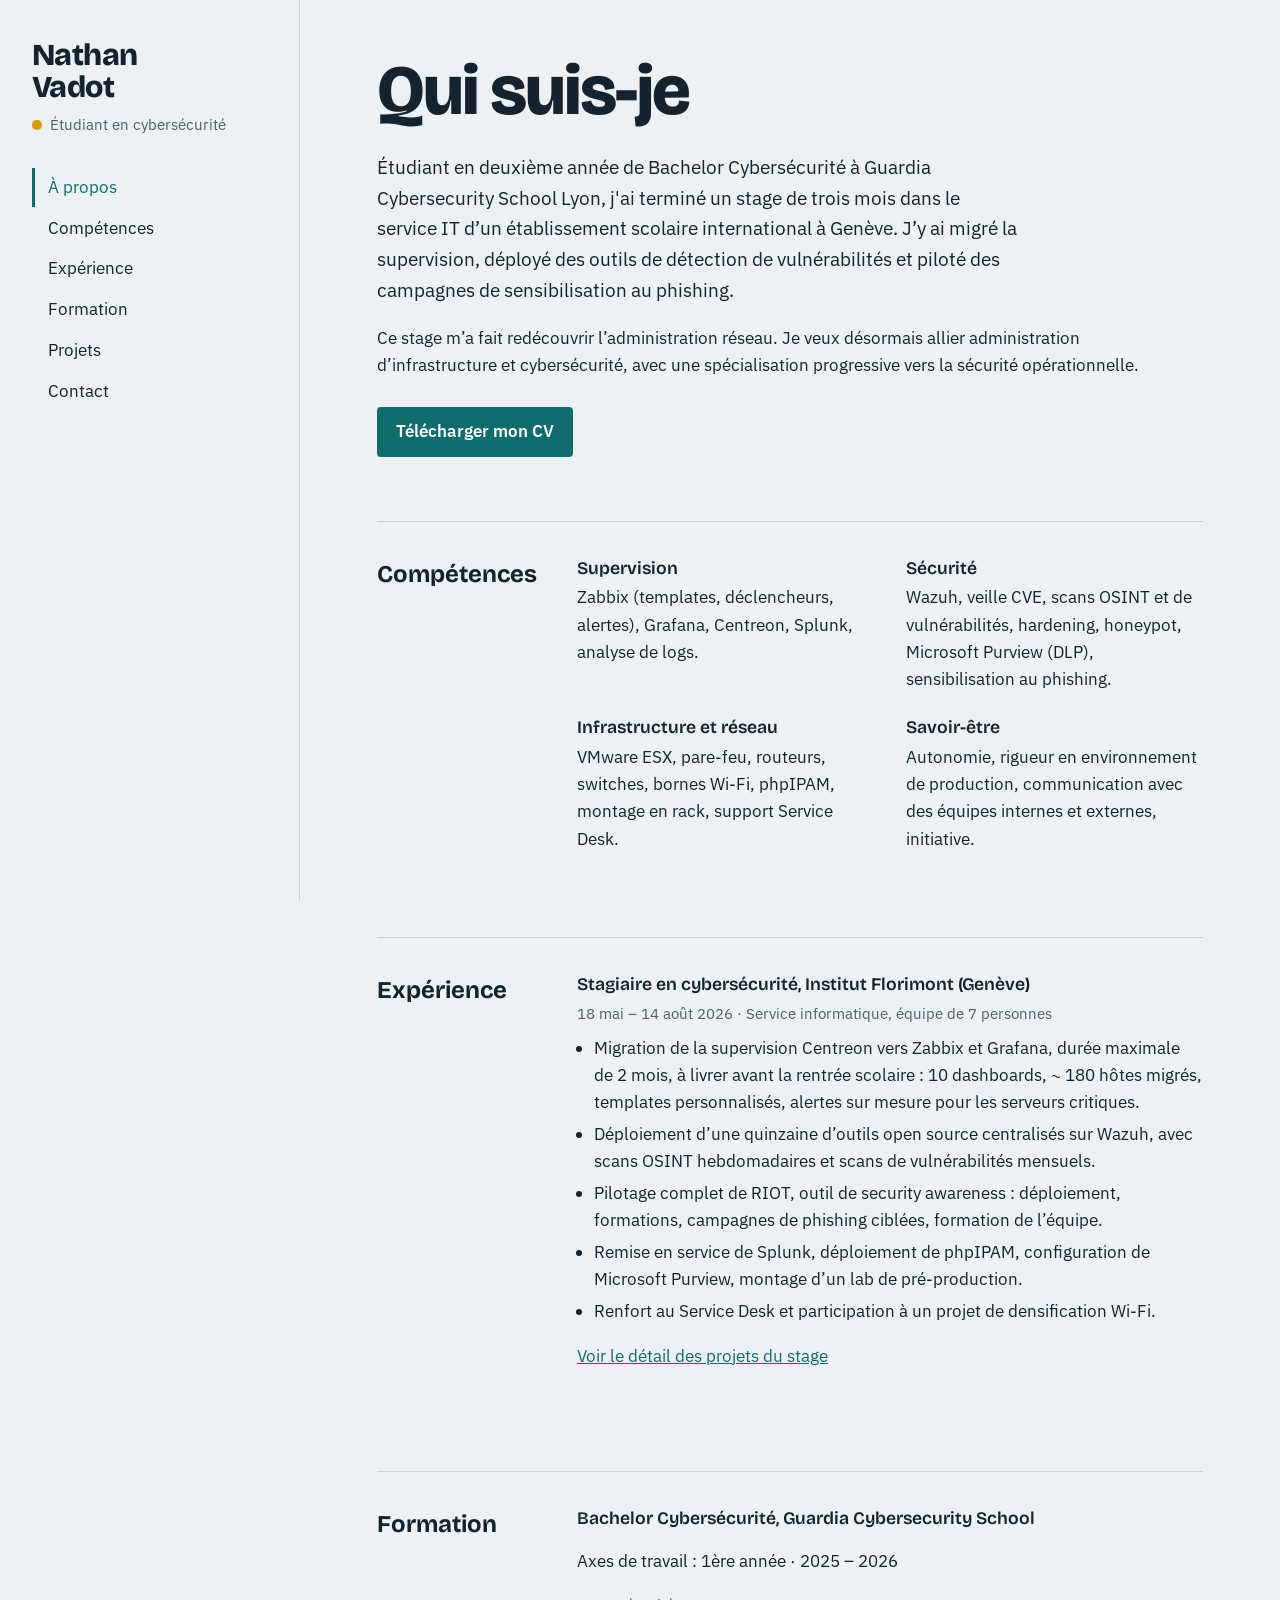
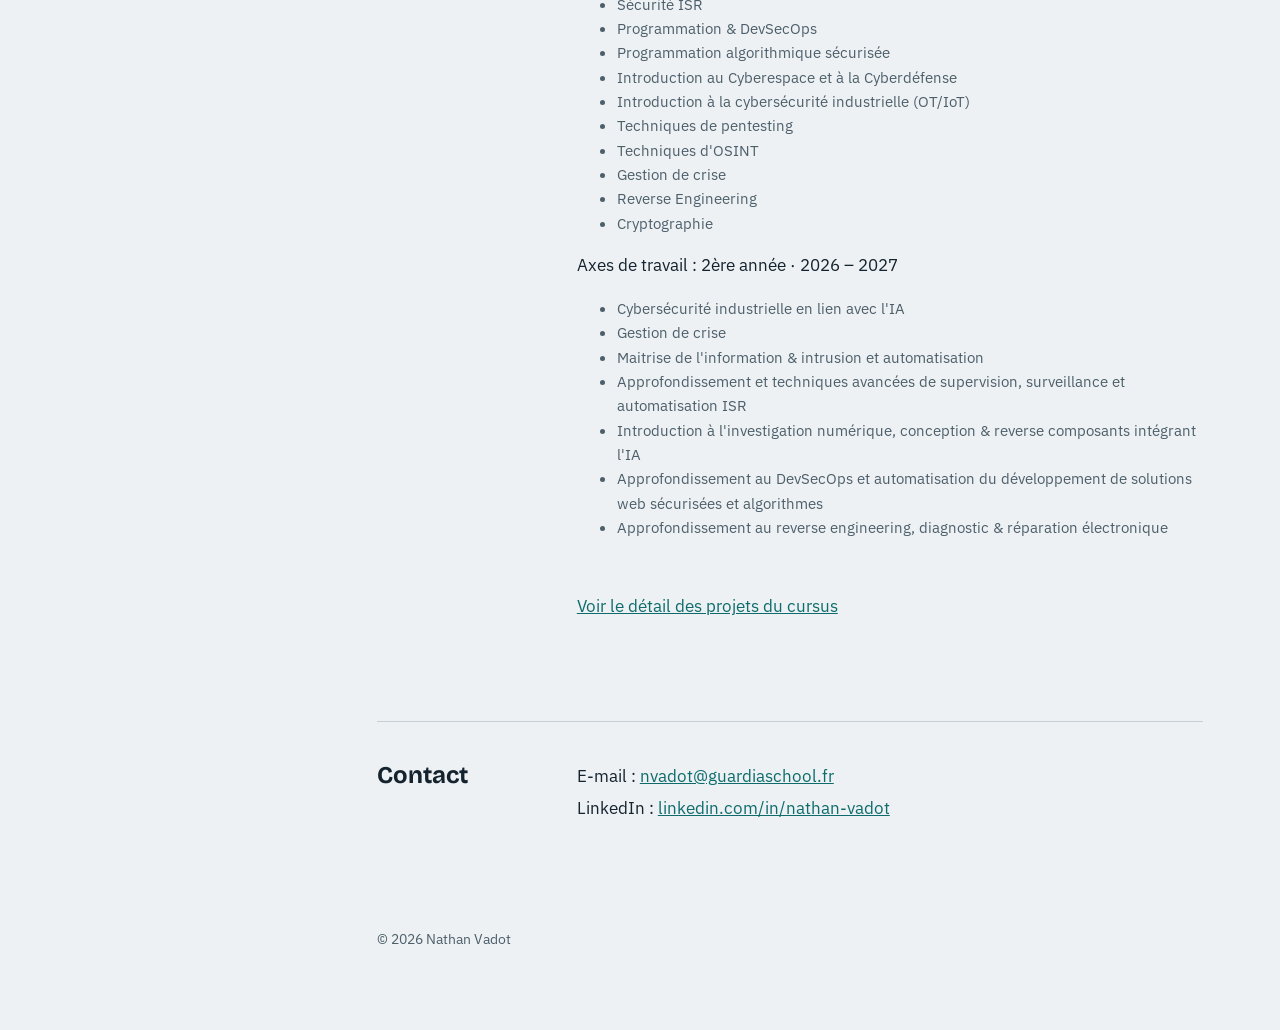
<file: index.html>
<!DOCTYPE html>
<html lang="fr"><head><meta charset="utf-8"><meta name="viewport" content="width=device-width,initial-scale=1"><link rel="preconnect" href="https://fonts.googleapis.com"><link rel="preconnect" href="https://fonts.gstatic.com" crossorigin><link href="https://fonts.googleapis.com/css2?family=Bricolage+Grotesque:wght@600;700;800&family=IBM+Plex+Sans:wght@400;600&display=swap" rel="stylesheet"><link rel="stylesheet" href="style.css">
<title>Nathan Vadot – Étudiant en cybersécurité</title>
<meta name="description" content="Portfolio de Nathan Vadot, étudiant en cybersécurité à Guardia : supervision, gestion des vulnérabilités, administration réseau.">
</head><body>
<aside>
<div>
<p class="who">Nathan<br>Vadot</p>
<p class="role"><span class="dot" aria-hidden="true"></span>Étudiant en cybersécurité</p>
</div>
<nav aria-label="Navigation principale"><ul>
<li><a href="index.html#apropos" aria-current="page">À propos</a></li>
<li><a href="index.html#competences">Compétences</a></li>
<li><a href="index.html#experience">Expérience</a></li>
<li><a href="index.html#formation">Formation</a></li>
<li><a href="projets.html" >Projets</a></li>
<li><a href="index.html#contact">Contact</a></li>
</ul></nav>
</aside>
<main>
<section id="apropos">
<h1>Qui suis-je</h1>
<p class="lead">Étudiant en deuxième année de Bachelor Cybersécurité à Guardia Cybersecurity School Lyon, j'ai terminé un stage de trois mois dans le service IT d’un établissement scolaire international à Genève. J’y ai migré la supervision, déployé des outils de détection de vulnérabilités et piloté des campagnes de sensibilisation au phishing.</p>
<p>Ce stage m’a fait redécouvrir l’administration réseau. Je veux désormais allier administration d’infrastructure et cybersécurité, avec une spécialisation progressive vers la sécurité opérationnelle.</p>
<div class="actions">
<a class="btn" href="img/CV_Nathan_VADOT.pdf" download>Télécharger mon CV</a>
</div>
</section>

<section class="row first" id="competences">
<h2>Compétences</h2>
<div class="skills">
<div><h3>Supervision</h3><p>Zabbix (templates, déclencheurs, alertes), Grafana, Centreon, Splunk, analyse de logs.</p></div>
<div><h3>Sécurité</h3><p>Wazuh, veille CVE, scans OSINT et de vulnérabilités, hardening, honeypot, Microsoft Purview (DLP), sensibilisation au phishing.</p></div>
<div><h3>Infrastructure et réseau</h3><p>VMware ESX, pare-feu, routeurs, switches, bornes Wi-Fi, phpIPAM, montage en rack, support Service Desk.</p></div>
<div><h3>Savoir-être</h3><p>Autonomie, rigueur en environnement de production, communication avec des équipes internes et externes, initiative.</p></div>
</div>
</section>

<section class="row" id="experience">
<h2>Expérience</h2>
<div>
<div class="entry">
<h3>Stagiaire en cybersécurité, Institut Florimont (Genève)</h3>
<p class="meta">18 mai – 14 août 2026 · Service informatique, équipe de 7 personnes</p>
<ul class="plain">
<li>Migration de la supervision Centreon vers Zabbix et Grafana, durée maximale de 2 mois, à livrer avant la rentrée scolaire : 10 dashboards, ~ 180 hôtes migrés, templates personnalisés, alertes sur mesure pour les serveurs critiques.</li>
<li>Déploiement d’une quinzaine d’outils open source centralisés sur Wazuh, avec scans OSINT hebdomadaires et scans de vulnérabilités mensuels.</li>
<li>Pilotage complet de RIOT, outil de security awareness : déploiement, formations, campagnes de phishing ciblées, formation de l’équipe.</li>
<li>Remise en service de Splunk, déploiement de phpIPAM, configuration de Microsoft Purview, montage d’un lab de pré-production.</li>
<li>Renfort au Service Desk et participation à un projet de densification Wi-Fi.</li>
</ul>
<p><a href="projets.html">Voir le détail des projets du stage</a></p>
</div>
</div>
</section>

<section class="row" id="formation">
<h2>Formation</h2>
<div class="entry">
<h3>Bachelor Cybersécurité, Guardia Cybersecurity School</h3>
<p class="plain">Axes de travail : 1ère année · 2025 – 2026</p>
<ul class="meta">
<li>Sécurité ISR</li>
<li>Programmation & DevSecOps</li>
<li>Programmation algorithmique sécurisée</li>
<li>Introduction au Cyberespace et à la Cyberdéfense</li>
<li>Introduction à la cybersécurité industrielle (OT/IoT)</li>
<li>Techniques de pentesting</li>
<li>Techniques d'OSINT</li>
<li>Gestion de crise</li>
<li>Reverse Engineering</li>
<li>Cryptographie</li>
</ul>

<p class="plain">Axes de travail : 2ère année · 2026 – 2027</p>
<ul class="meta">
<li>Cybersécurité industrielle en lien avec l'IA</li>
<li>Gestion de crise</li>
<li>Maitrise de l'information & intrusion et automatisation</li>
<li>Approfondissement et techniques avancées de supervision, surveillance et automatisation ISR</li>
<li>Introduction à l'investigation numérique, conception & reverse composants intégrant l'IA</li>
<li>Approfondissement au DevSecOps et automatisation du développement de solutions web sécurisées et algorithmes</li>
<li>Approfondissement au reverse engineering, diagnostic & réparation électronique</li>
</ul>
<br> <p><a href="projets.html">Voir le détail des projets du cursus</a></p>
</div>
</section>

<section class="row" id="contact">
<h2>Contact</h2>
<ul class="plain" style="list-style:none;padding:0;margin:0">
<li>E-mail : <a href="mailto:nvadot@guardiaschool.fr">nvadot@guardiaschool.fr</a></li>
<li>LinkedIn : <a href="https://www.linkedin.com/in/nathan-vadot">linkedin.com/in/nathan-vadot</a></li>
</ul>
</section>
<footer>© 2026 Nathan Vadot</footer>
</main></body></html>
</file>
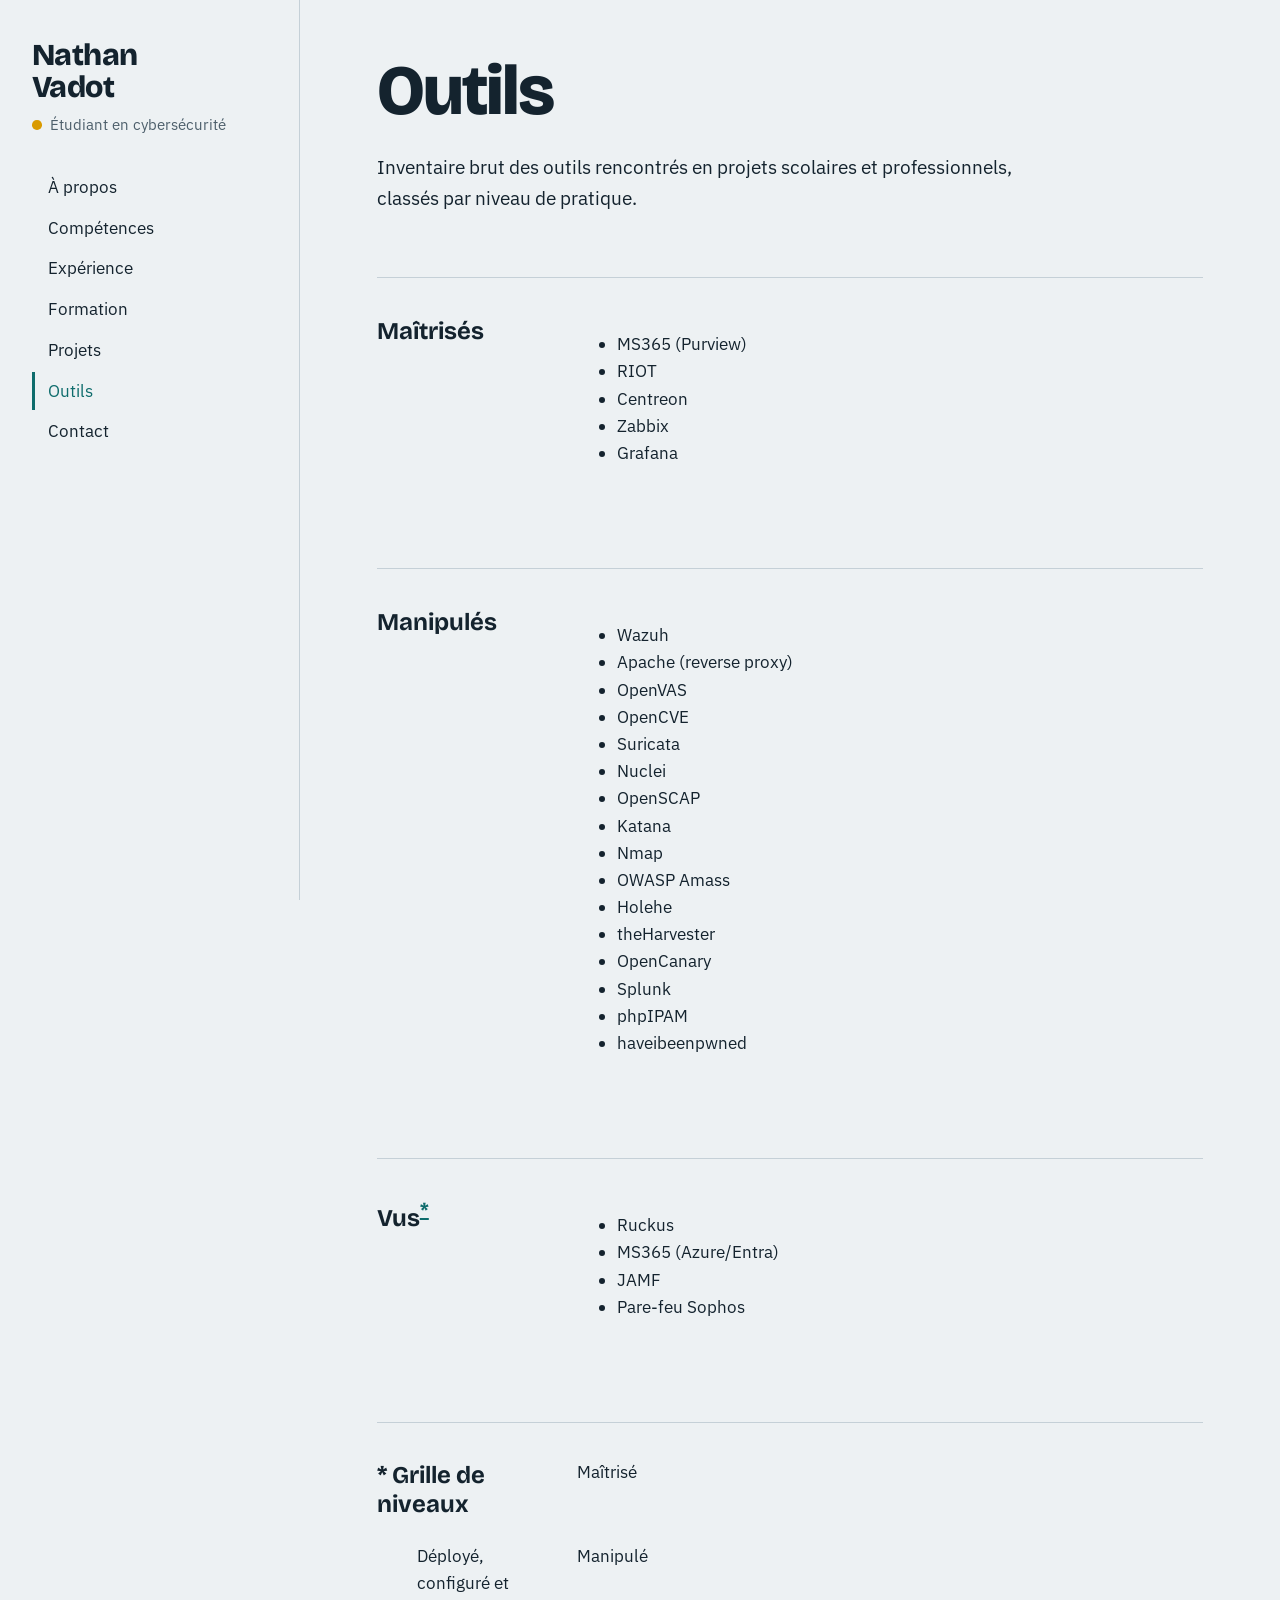
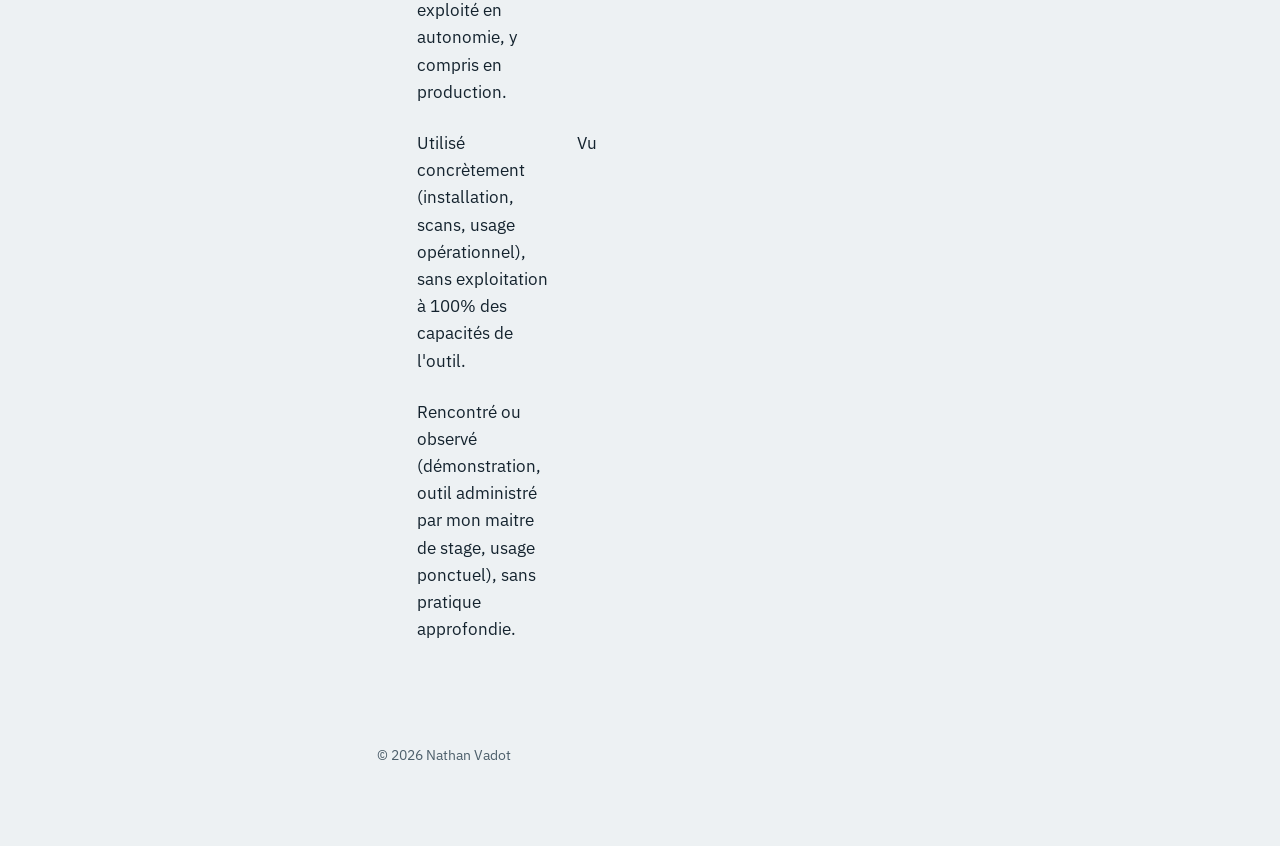
<file: outils.html>
<!DOCTYPE html>
<html lang="fr"><head><meta charset="utf-8"><meta name="viewport" content="width=device-width,initial-scale=1"><link rel="preconnect" href="https://fonts.googleapis.com"><link rel="preconnect" href="https://fonts.gstatic.com" crossorigin><link href="https://fonts.googleapis.com/css2?family=Bricolage+Grotesque:wght@600;700;800&family=IBM+Plex+Sans:wght@400;600&display=swap" rel="stylesheet"><link rel="stylesheet" href="style.css">
<title>Outils – Nathan Vadot</title>
<meta name="description" content="Inventaire des outils vus en projets scolaires et professionnels, classés par niveau de maîtrise.">
</head><body>
<aside>
<div>
<p class="who">Nathan<br>Vadot</p>
<p class="role"><span class="dot" aria-hidden="true"></span>Étudiant en cybersécurité</p>
</div>
<nav aria-label="Navigation principale"><ul>
<li><a href="index.html#apropos" >À propos</a></li>
<li><a href="index.html#competences">Compétences</a></li>
<li><a href="index.html#experience">Expérience</a></li>
<li><a href="index.html#formation">Formation</a></li>
<li><a href="projets.html">Projets</a></li>
<li><a href="outils.html" aria-current="page">Outils</a></li>
<li><a href="index.html#contact">Contact</a></li>
</ul></nav>
</aside>
<main>
<h1>Outils</h1>
<p class="lead">Inventaire brut des outils rencontrés en projets scolaires et professionnels, classés par niveau de pratique.</p>

<section class="row first" id="maitrises">
<h2>Maîtrisés</h2>
<ul class="tools">
<li>MS365 (Purview)</li><li>RIOT</li><li>Centreon</li><li>Zabbix</li><li>Grafana</li>
</ul>
</section>

<section class="row" id="manipules">
<h2>Manipulés</h2>
<ul class="tools">
<li>Wazuh</li><li>Apache (reverse proxy)</li><li>OpenVAS</li><li>OpenCVE</li><li>Suricata</li><li>Nuclei</li><li>OpenSCAP</li><li>Katana</li><li>Nmap</li><li>OWASP Amass</li><li>Holehe</li><li>theHarvester</li><li>OpenCanary</li><li>Splunk</li><li>phpIPAM</li><li>haveibeenpwned</li>
</ul>
</section>

<section class="row" id="vus">
<h2>Vus<sup><a href="#grading" aria-label="Voir la grille de niveaux">*</a></h2>
<ul class="tools">
<li>Ruckus</li><li>MS365 (Azure/Entra)</li><li>JAMF</li><li>Pare-feu Sophos</li>
</ul>
</section>

<section class="row" id="grading">
<h2>* Grille de niveaux</h2
<dl class="grade">
<dt>Maîtrisé</dt><dd>Déployé, configuré et exploité en autonomie, y compris en production.</dd>
<dt>Manipulé</dt><dd>Utilisé concrètement (installation, scans, usage opérationnel), sans exploitation à 100% des capacités de l'outil.</dd>
<dt>Vu</dt><dd>Rencontré ou observé (démonstration, outil administré par mon maitre de stage, usage ponctuel), sans pratique approfondie.</dd>
</dl>
</section>
<footer>© 2026 Nathan Vadot</footer>
</main></body></html>
</file>
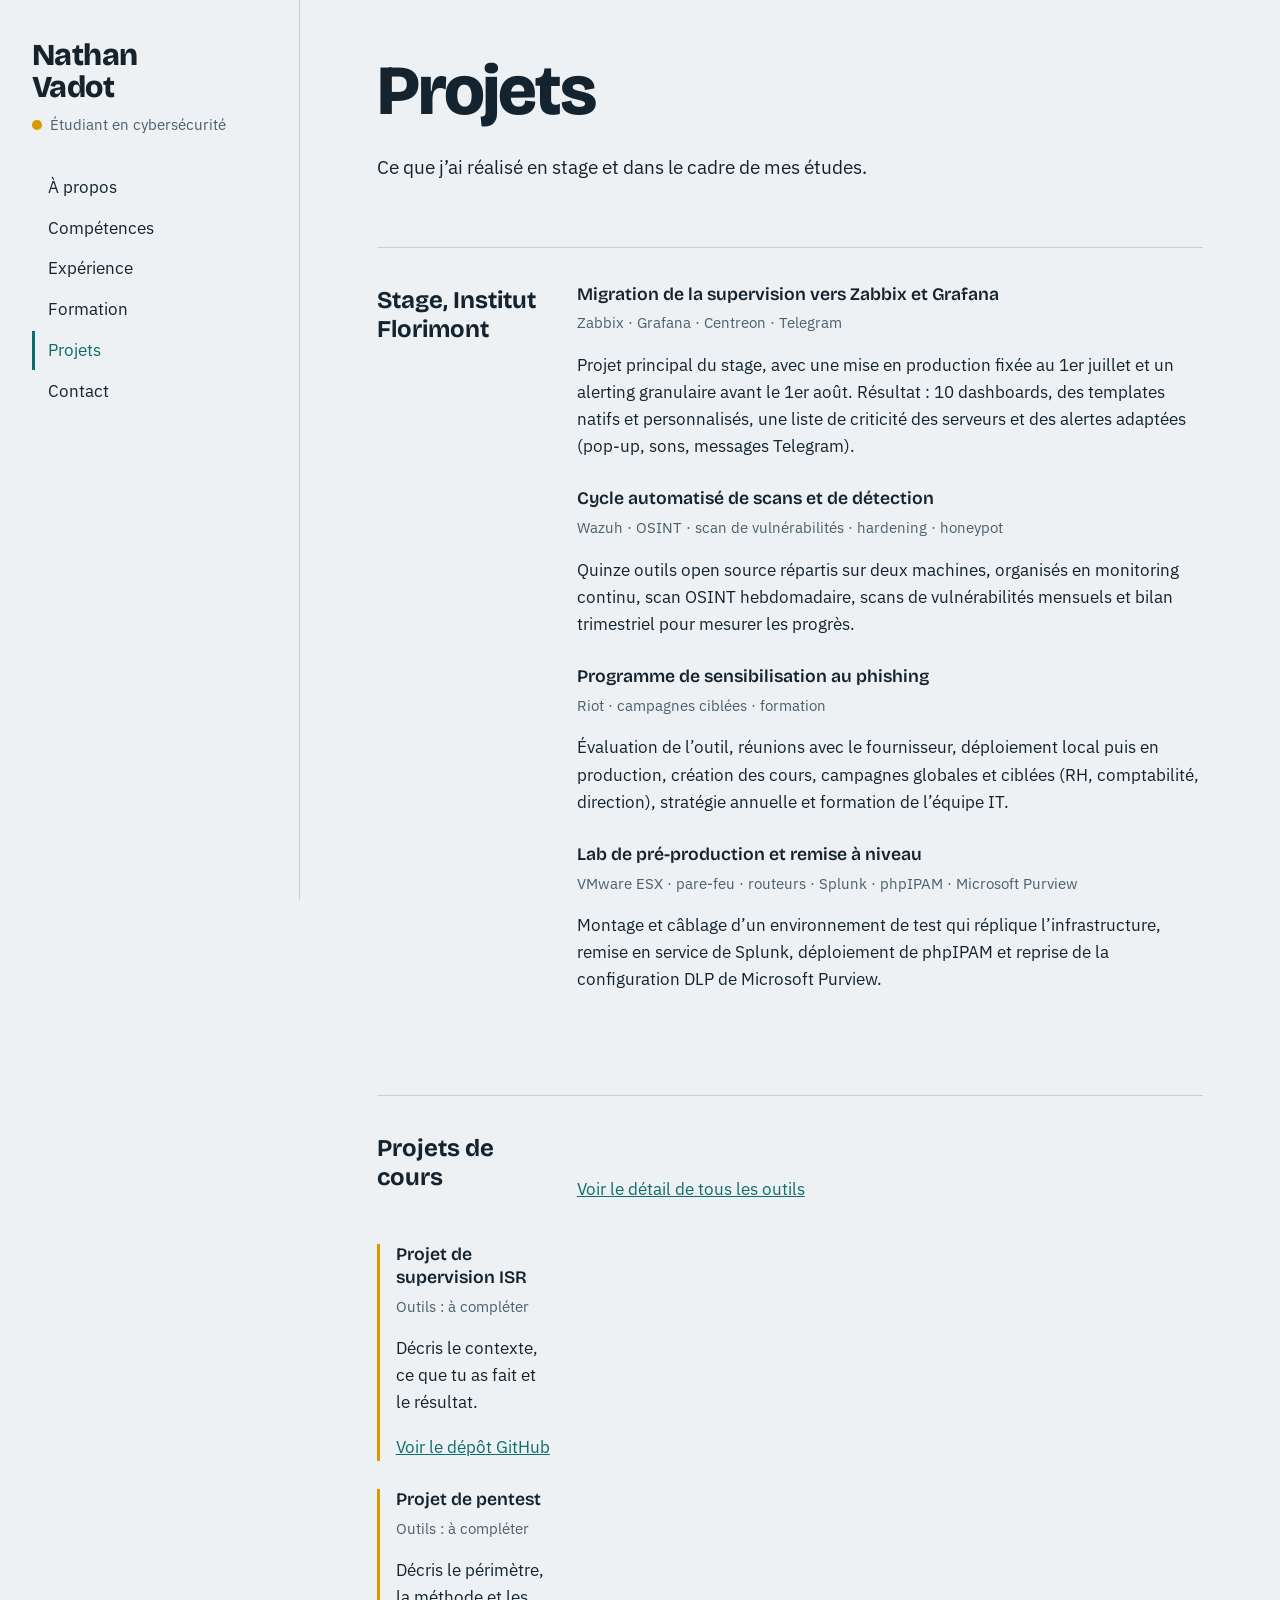
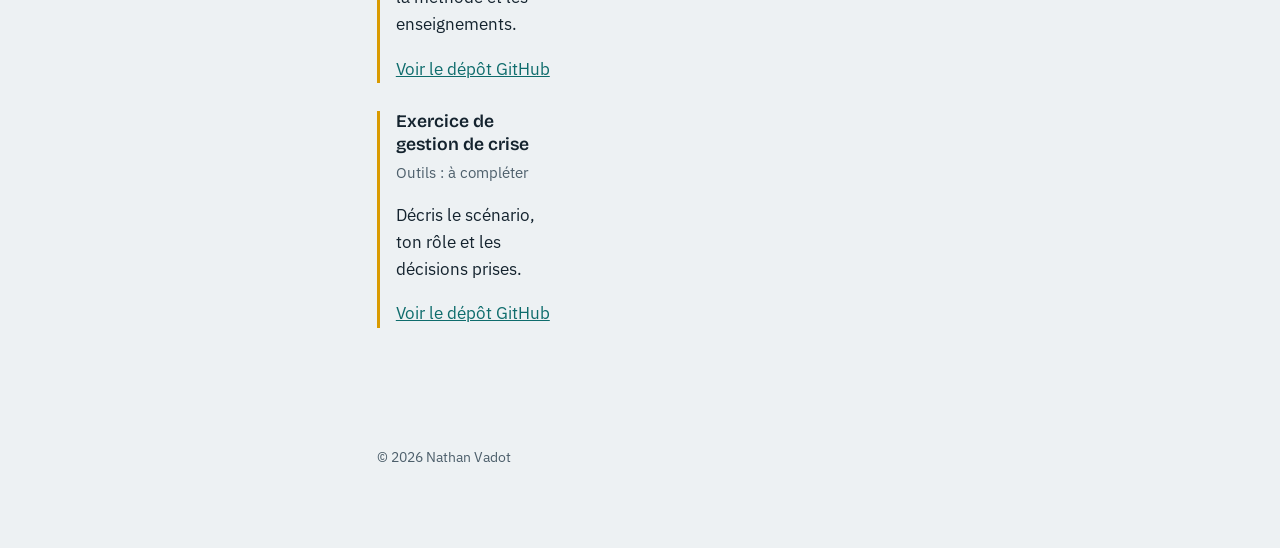
<file: projets.html>
<!DOCTYPE html>
<html lang="fr"><head><meta charset="utf-8"><meta name="viewport" content="width=device-width,initial-scale=1"><link rel="preconnect" href="https://fonts.googleapis.com"><link rel="preconnect" href="https://fonts.gstatic.com" crossorigin><link href="https://fonts.googleapis.com/css2?family=Bricolage+Grotesque:wght@600;700;800&family=IBM+Plex+Sans:wght@400;600&display=swap" rel="stylesheet"><link rel="stylesheet" href="style.css">
<title>Projets – Nathan Vadot</title>
<meta name="description" content="Projets réalisés en stage et dans le cadre de ma formation en cybersécurité.">
</head><body>
<aside>
<div>
<p class="who">Nathan<br>Vadot</p>
<p class="role"><span class="dot" aria-hidden="true"></span>Étudiant en cybersécurité</p>
</div>
<nav aria-label="Navigation principale"><ul>
<li><a href="index.html#apropos" >À propos</a></li>
<li><a href="index.html#competences">Compétences</a></li>
<li><a href="index.html#experience">Expérience</a></li>
<li><a href="index.html#formation">Formation</a></li>
<li><a href="projets.html" aria-current="page">Projets</a></li>
<li><a href="index.html#contact">Contact</a></li>
</ul></nav>
</aside>
<main>
<h1>Projets</h1>
<p class="lead">Ce que j’ai réalisé en stage et dans le cadre de mes études.</p>

<section class="row first">
<h2>Stage, Institut Florimont</h2>
<div>
<div class="entry"><h3>Migration de la supervision vers Zabbix et Grafana</h3>
<p class="meta">Zabbix · Grafana · Centreon · Telegram</p>
<p>Projet principal du stage, avec une mise en production fixée au 1er juillet et un alerting granulaire avant le 1er août. Résultat : 10 dashboards, des templates natifs et personnalisés, une liste de criticité des serveurs et des alertes adaptées (pop-up, sons, messages Telegram).</p></div>
<div class="entry"><h3>Cycle automatisé de scans et de détection</h3>
<p class="meta">Wazuh · OSINT · scan de vulnérabilités · hardening · honeypot</p>
<p>Quinze outils open source répartis sur deux machines, organisés en monitoring continu, scan OSINT hebdomadaire, scans de vulnérabilités mensuels et bilan trimestriel pour mesurer les progrès.</p></div>
<div class="entry"><h3>Programme de sensibilisation au phishing</h3>
<p class="meta">Riot · campagnes ciblées · formation</p>
<p>Évaluation de l’outil, réunions avec le fournisseur, déploiement local puis en production, création des cours, campagnes globales et ciblées (RH, comptabilité, direction), stratégie annuelle et formation de l’équipe IT.</p></div>
<div class="entry"><h3>Lab de pré-production et remise à niveau</h3>
<p class="meta">VMware ESX · pare-feu · routeurs · Splunk · phpIPAM · Microsoft Purview</p>
<p>Montage et câblage d’un environnement de test qui réplique l’infrastructure, remise en service de Splunk, déploiement de phpIPAM et reprise de la configuration DLP de Microsoft Purview.</p></div>
</div>
</section>

<section class="row">
<h2>Projets de cours</h2>
<p><br><a href="outils.html">Voir le détail de tous les outils</a></p>
<div>
<div class="entry todo"><h3>Projet de supervision ISR</h3>
<p class="meta">Outils : à compléter</p>
<p>Décris le contexte, ce que tu as fait et le résultat.</p>
<p><a href="#">Voir le dépôt GitHub</a></p></div>
<div class="entry todo"><h3>Projet de pentest</h3>
<p class="meta">Outils : à compléter</p>
<p>Décris le périmètre, la méthode et les enseignements.</p>
<p><a href="#">Voir le dépôt GitHub</a></p></div>
<div class="entry todo"><h3>Exercice de gestion de crise</h3>
<p class="meta">Outils : à compléter</p>
<p>Décris le scénario, ton rôle et les décisions prises.</p>
<p><a href="#">Voir le dépôt GitHub</a></p></div>
</div>
</section>
<footer>© 2026 Nathan Vadot</footer>
</main></body></html>
</file>
<file: style.css>
:root{--fog:#EDF1F3;--ink:#14232E;--muted:#4D5F6B;--teal:#0E6C6C;--teal-d:#0A5252;--line:#C5D0D7;--amber:#D99A00}
*{box-sizing:border-box}
html{scroll-behavior:smooth}
body{margin:0;background:var(--fog);color:var(--ink);font:400 1.0625rem/1.6 "IBM Plex Sans",system-ui,sans-serif;display:grid;grid-template-columns:300px 1fr;min-height:100vh}
a{color:var(--teal)}
a:focus-visible,.btn:focus-visible{outline:3px solid var(--amber);outline-offset:3px}
aside{position:sticky;top:0;height:100vh;padding:2.5rem 2rem;border-right:1px solid var(--line);display:flex;flex-direction:column;gap:2rem}
.who{font:800 1.9rem/1.05 "Bricolage Grotesque",sans-serif;margin:0;letter-spacing:-.02em}
.role{color:var(--muted);margin:.5rem 0 0;font-size:.95rem}
.dot{display:inline-block;width:.6rem;height:.6rem;border-radius:50%;background:var(--amber);margin-right:.5rem}
nav ul{list-style:none;margin:0;padding:0;display:grid;gap:.15rem}
nav a{display:block;padding:.35rem 0 .35rem .8rem;border-left:3px solid transparent;color:var(--ink);text-decoration:none}
nav a:hover,nav a[aria-current]{border-left-color:var(--teal);color:var(--teal)}
main{padding:3.5rem clamp(1.5rem,6vw,5rem) 5rem;max-width:62rem}
h1{font:800 clamp(2.4rem,5.5vw,4.4rem)/1.02 "Bricolage Grotesque",sans-serif;letter-spacing:-.03em;margin:0 0 1.5rem;max-width:14ch}
h2{font:700 1.5rem/1.2 "Bricolage Grotesque",sans-serif;margin:0}
h3{font:600 1.1rem/1.3 "Bricolage Grotesque",sans-serif;margin:0 0 .25rem}
.lead{font-size:1.2rem;max-width:40rem}
.actions{display:flex;flex-wrap:wrap;gap:.75rem;margin:1.75rem 0 0}
.btn{display:inline-block;padding:.7rem 1.2rem;background:var(--teal);color:#fff;text-decoration:none;font-weight:600;border-radius:4px}
.btn:hover{background:var(--teal-d)}
.btn.alt{background:transparent;color:var(--teal);box-shadow:inset 0 0 0 2px var(--teal)}
.btn.alt:hover{background:var(--teal);color:#fff}
.row{display:grid;grid-template-columns:11rem 1fr;gap:1.5rem;padding:2.25rem 0;border-top:1px solid var(--line);margin-top:3rem}
.row.first{margin-top:4rem}
.row>h2{padding-top:.15rem}
.entry+.entry{margin-top:1.75rem}
.meta{color:var(--muted);font-size:.95rem;margin:0 0 .6rem}
ul.plain{margin:.5rem 0 0;padding-left:1.1rem}
ul.plain li{margin:.3rem 0}
.skills{display:grid;grid-template-columns:repeat(auto-fit,minmax(15rem,1fr));gap:1.5rem 2rem}
.skills p{margin:.25rem 0 0}
.todo{border-left:3px solid var(--amber);padding-left:1rem}
footer{color:var(--muted);font-size:.9rem;margin-top:4rem}
@media(max-width:860px){
body{display:block}
aside{position:static;height:auto;border-right:0;border-bottom:1px solid var(--line);padding:1.5rem}
nav ul{display:flex;flex-wrap:wrap;gap:.25rem 1.25rem}
nav a{border-left:0;border-bottom:3px solid transparent;padding:.25rem 0}
nav a:hover,nav a[aria-current]{border-bottom-color:var(--teal)}
.row{grid-template-columns:1fr;gap:.75rem}
main{padding-top:2.5rem}
.tools{list-style:none;margin:1rem 0 0;padding:0;display:grid;grid-template-columns:repeat(auto-fill,minmax(13rem,1fr));gap:.4rem .75rem;font:500 .95rem/1.4 ui-monospace,"SF Mono",Menlo,Consolas,monospace}
.tools li{padding:.3rem 0;border-bottom:1px solid var(--line)}
h2 sup a{text-decoration:none;color:var(--amber)}
dl.grade{margin:0}
dl.grade dt{font-weight:600;margin-top:1rem}
dl.grade dd{margin:.15rem 0 0;color:var(--muted)}
}
</file>
